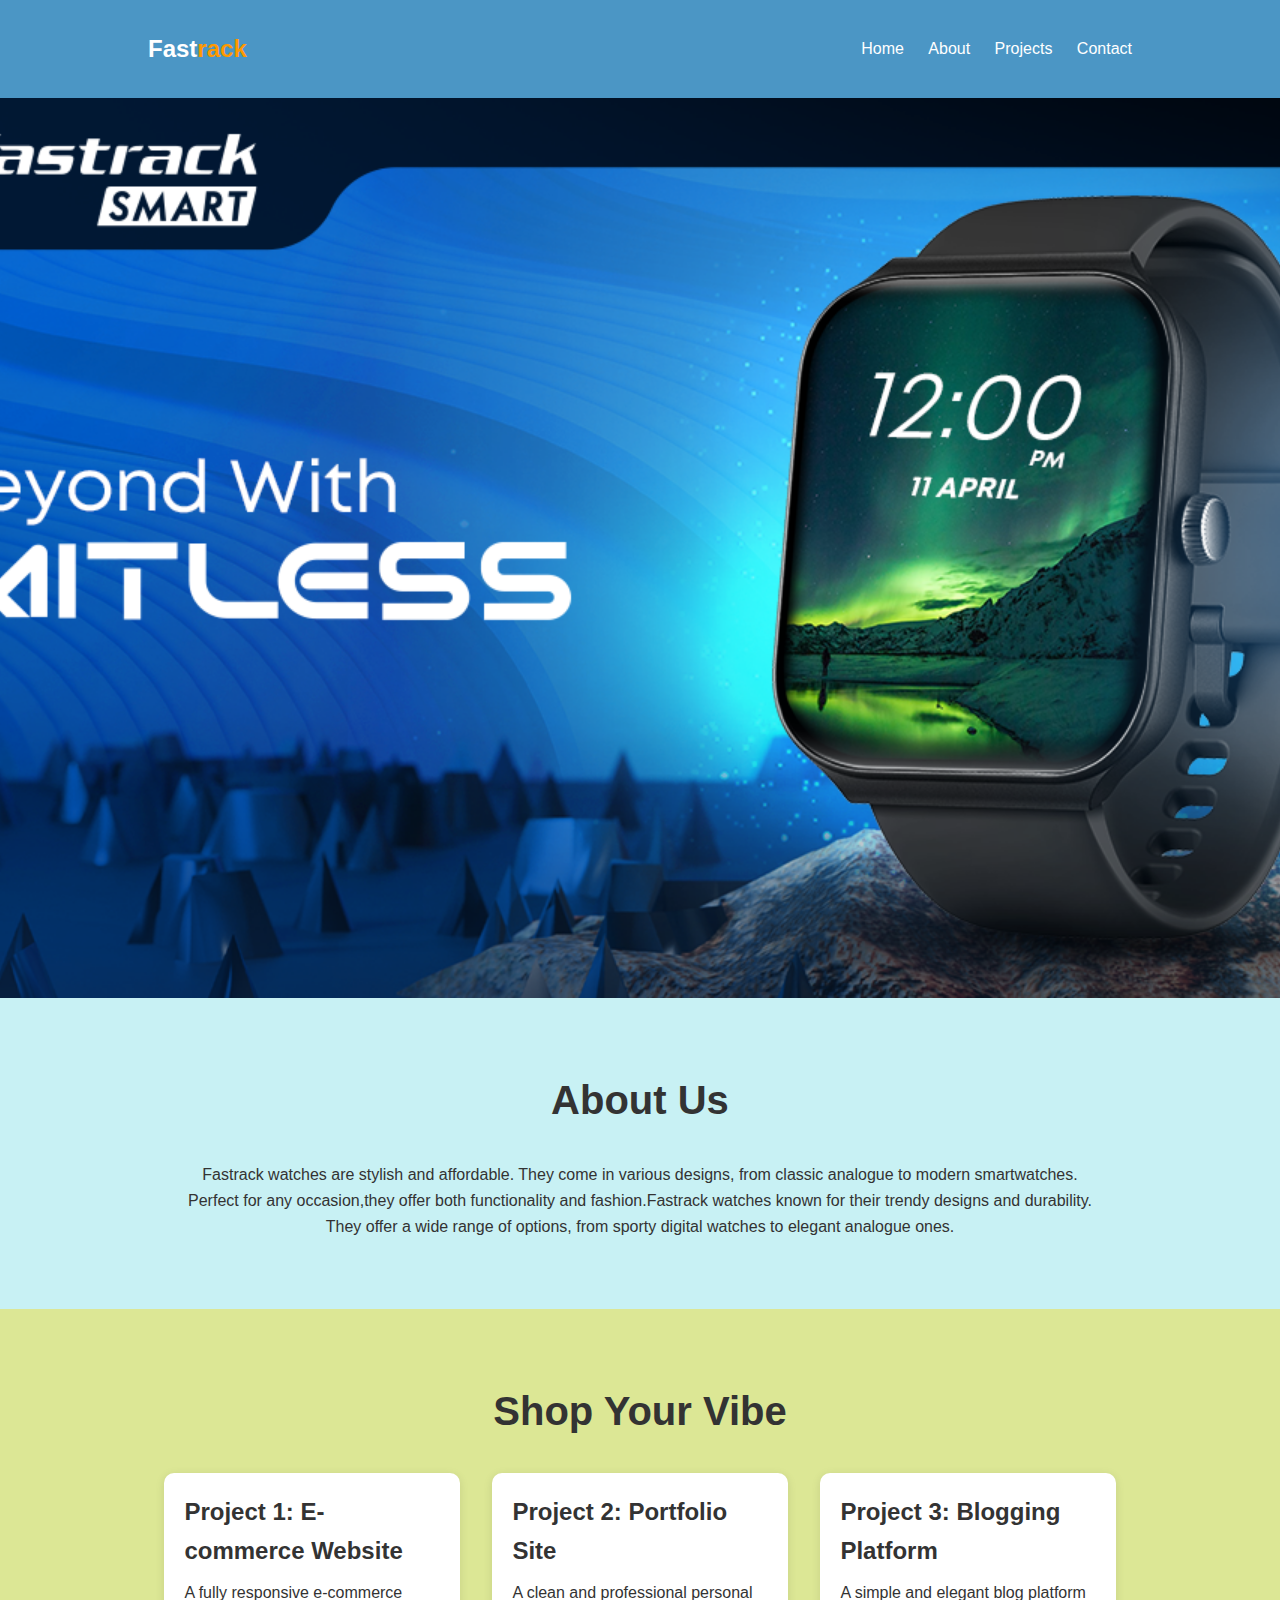
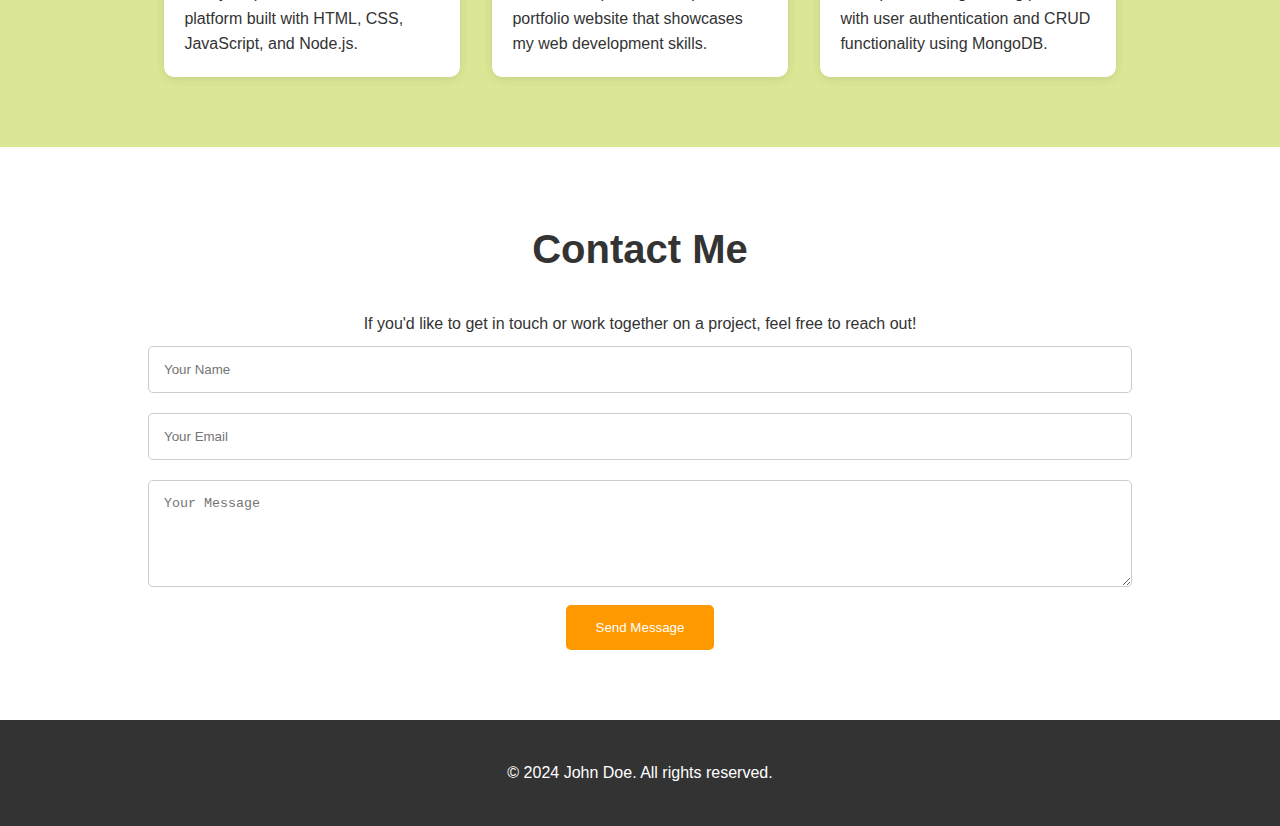
<file: Website/index.html>
<!-- fully functional site with css , js  -->

<!DOCTYPE html>
<html lang="en">
<head>
  <meta charset="UTF-8">
  <meta name="viewport" content="width=device-width, initial-scale=1.0">
  <meta http-equiv="X-UA-Compatible" content="IE=edge">
  <title>Website</title>
  <link rel="stylesheet" href="style.css">
</head>
<body>
  <header>
    <div class="container">
      <div class="logo">
        <h2>Fast<span>rack</span></h1>
      </div>
      <nav>
        <ul>
          <li><a href="#home">Home</a></li>
          <li><a href="#about">About</a></li>
          <li><a href="#projects">Projects</a></li>
          <li><a href="#contact">Contact</a></li>
        </ul>
      </nav>
    </div>
  </header>

  <section id="home">
    <div class="container">
      <!-- <h2>Welcome to My Portfolio</h2>
      <p>I’m a web developer focused on crafting clean and user-friendly experiences.
         I am passionate about building excellent websites that improve the lives of those around me.</p>
      <a href="#about" class="btn">Learn More</a> -->
    </div>
  </section>

  <section id="about">
    <div class="container">
      <h2>About Us</h2>
      <p>Fastrack watches are stylish and affordable. They come in various designs, from classic analogue to modern smartwatches.<br>
        Perfect for any occasion,they offer both functionality and fashion.Fastrack watches  known for their trendy designs and durability.<br>
         They offer a wide range of options, from sporty digital watches to elegant analogue ones.</p>
      <!-- <div class="skills">
        <div class="skill">
          <h3>HTML & CSS</h3>
          <p>Experienced in creating responsive websites using HTML5 and CSS3 with clean and modular code.</p>
        </div>
        <div class="skill">
          <h3>JavaScript</h3>
          <p>Proficient in adding interactivity to web pages using vanilla JavaScript and modern ES6+ features.</p>
        </div>
        <div class="skill">
          <h3>Node.js & Express</h3>
          <p>Skilled in building backend APIs and handling server-side functionality with Node.js and Express.js.</p>
        </div>
      </div>
    </div> -->
  </section>

  <section id="projects">
    <div class="container">
      <h2>Shop Your Vibe</h2>
      <div class="project-list">
        <div class="project">
          <h3>Project 1: E-commerce Website</h3>
          <p>A fully responsive e-commerce platform built with HTML, CSS, JavaScript, and Node.js.</p>
        </div>
        <div class="project">
          <h3>Project 2: Portfolio Site</h3>
          <p>A clean and professional personal portfolio website that showcases my web development skills.</p>
        </div>
        <div class="project">
          <h3>Project 3: Blogging Platform</h3>
          <p>A simple and elegant blog platform with user authentication and CRUD functionality using MongoDB.</p>
        </div>
      </div>
    </div>
  </section>

  <section id="contact">
    <div class="container">
      <h2>Contact Me</h2>
      <p>If you'd like to get in touch or work together on a project, feel free to reach out!</p>
      <form id="contact-form">
        <input type="text" id="name" placeholder="Your Name" required>
        <input type="email" id="email" placeholder="Your Email" required>
        <textarea id="message" placeholder="Your Message" rows="5" required></textarea>
        <button type="submit" class="btn">Send Message</button>
      </form>
    </div>
  </section>

  <footer>
    <div class="container">
      <p>&copy; 2024 John Doe. All rights reserved.</p>
    </div>
  </footer>

  <script src="script.js"></script>
</body>
</html>
</file>
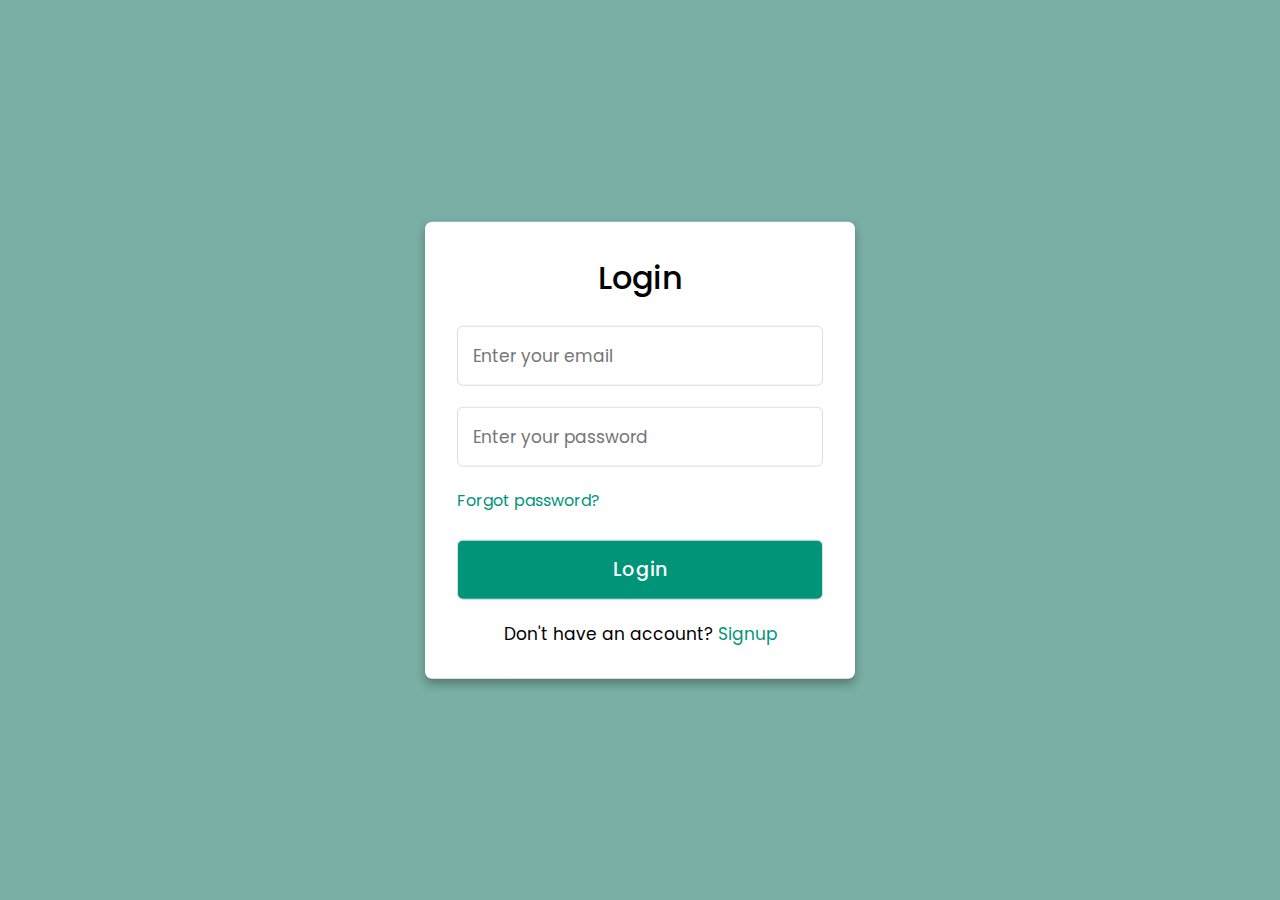
<file: Website/Login/login.html>
<!DOCTYPE html>
<!-- Coding By CodingNepal - codingnepalweb.com -->
<html lang="en">
<head>
  <meta charset="UTF-8">
  <meta name="viewport" content="width=device-width, initial-scale=1.0">
  <meta http-equiv="X-UA-Compatible" content="ie=edge">
  <title>Login & Registration Form</title>
  <!---Custom CSS File--->
  <link rel="stylesheet" href="style.css">
</head>
<body>
  <div class="container">
    <input type="checkbox" id="check">
    <div class="login form">
      <header>Login</header>
      <form action="#">
        <input type="text" placeholder="Enter your email">
        <input type="password" placeholder="Enter your password">
        <a href="#">Forgot password?</a>
        <input type="button" class="button" value="Login">
      </form>
      <div class="signup">
        <span class="signup">Don't have an account?
         <label for="check">Signup</label>
        </span>
      </div>
    </div>
    <div class="registration form">
      <header>Signup</header>
      <form action="#">
        <input type="text" placeholder="Enter your email">
        <input type="password" placeholder="Create a password">
        <input type="password" placeholder="Confirm your password">
        <input type="button" class="button" value="Signup">
      </form>
      <div class="signup">
        <span class="signup">Already have an account?
         <label for="check">Login</label>
        </span>
      </div>
    </div>
  </div>
</body>
</html>
</file>
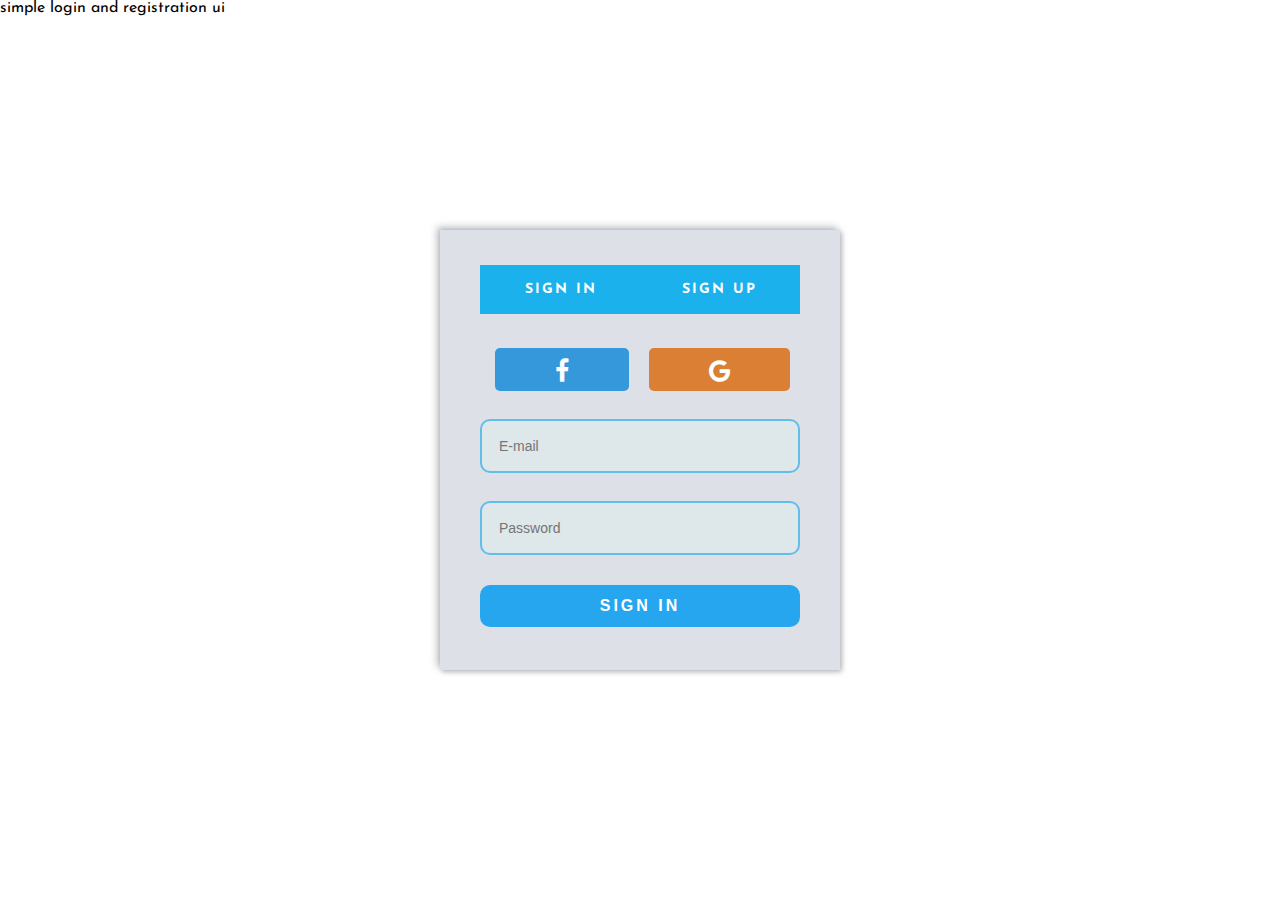
<file: Website/Login/sign.html>
simple login and registration ui 


<!DOCTYPE html>
<html lang="en">
<head>
  <link rel="stylesheet" href="https://cdnjs.cloudflare.com/ajax/libs/font-awesome/4.7.0/css/font-awesome.min.css">
  <meta charset="UTF-8">
  <meta http-equiv="X-UA-Compatible" content="IE=edge">
  <meta name="viewport" content="width=device-width, initial-scale=1.0">
  <title>Document</title>
  <style>
    @import url('https://fonts.googleapis.com/css?family=Josefin+Sans');

    * {
      margin: 0;
      padding: 0;
      box-sizing: border-box;
      outline: none;
      list-style: none;
      text-decoration: none;
      font-family: 'Josefin Sans', sans-serif;
    }
_
    body {
      background: #1bb1ec;
    }

    .wrapper {
      max-width: 400px;
      width: 100%;
      height: 440px;
      position: absolute;
      top: 50%;
      left: 50%;
      transform: translate(-50%, -50%);
      background: #dde1e7;
      box-shadow: -3px -3px 7px rgba(68, 75, 87, 0.356),
        2px 2px 5px rgba(68, 75, 87, 0.356);
    }

    .container {
      padding: 35px 40px;
    }

    .tabs ul {
      width: 100%;
      margin-bottom: 30px;
      border: 2px solid #1bb1ec;
      display: flex;
    }

    .tabs ul li {
      width: 50%;
      padding: 15px 0;
      text-align: center;
      font-size: 14px;
      color: #fefffe;
      font-weight: bold;
      text-transform: uppercase;
      letter-spacing: 2px;
      background: #1bb1ec;
      cursor: pointer;
      position: relative;
      transition: all 0.5s ease;
    }

    .tabs ul li.active {
      background: #e3e4e6;
      color: rgb(0, 0, 0);
    }

    .input_field {
      margin-bottom: 25px;
      margin-top: 28px;
    }

    .input_field .input {
      width: 100%;
      border: none;
      background: #dde9ecb7;
      color: black;
      font-family: sans-serif;
      border: 2px solid rgba(13, 162, 231, 0.596);
      font-size: 14px;
      padding: 17px;
      border-radius: 10px;
    }

    .btn {
      margin-top: 30px;
      background: #27a6f0;
      padding: 12px;
      text-align: center;
      border-radius: 10px;
      text-transform: uppercase;
      letter-spacing: 3px;
      font-weight: bold;
    }

    .btn:hover {
      background: #1b8cce;
    }

    .btn a {
      color: rgb(255, 255, 255);
      display: block;
      font-size: 16px;
      font-family: sans-serif;
    }

    .icon-button {
      margin-top: 45px;
    }

    .icon-button span {
      margin-left: 15px;
      padding-left: 60px;
      padding-right: 60px;
      padding-top: 20px;
      padding-bottom: 7px;
      border-radius: 5px;
      line-height: 30px;
      background: #b8bec7;
    }

    .icon-button span.facebook {
      background: #3498db;
      color: #fbfdff;
    }

    .icon-button span.google {
      background: #db7f34;
      color: #ffffff;
    }

    .icon-button span.facebook:hover {
      background: #2172a8;
    }

    .icon-button span.google:hover {
      background: #be6c29;
    }

    .icon-button span i {
      font-size: 25px;
    }
  </style>
</head>
<body>
  <div class="wrapper">
    <div class="container">
      <div class="tabs">
        <ul>
          <li class="sign_in_li" onclick="showSignIn()">Sign in</li>
          <li class="sign_up_li" onclick="showSignUp()">Sign up</li>
        </ul>
      </div>

      <div class="sign_in" id="sign_in">
        <div class="icon-button">
          <span class="facebook"><i class="fa fa-facebook"></i></span>
          <span class="google"><i class="fa fa-google"></i></span>
        </div>
        <div class="input_field">
          <input type="text" placeholder="E-mail" class="input">
        </div>
        <div class="input_field">
          <input type="password" placeholder="Password" class="input">
        </div>
        <div class="btn"><a href="#">Sign in</a></div>
      </div>

      <div class="sign_up" id="sign_up" style="display: none;">
        <div class="input_field">
          <input type="text" placeholder="Username" class="input">
        </div>
        <div class="input_field">
          <input type="text" placeholder="E-mail" class="input">
        </div>
        <div class="input_field">
          <input type="password" placeholder="Password" class="input">
        </div>
        <div class="btn"><a href="#">Sign up</a></div>
      </div>

    </div>
  </div>

  <script>
    // Function to show the Sign In form and hide the Sign Up form
    function showSignIn() {
      document.getElementById('sign_in').style.display = 'block';
      document.getElementById('sign_up').style.display = 'none';
      document.querySelector('.sign_in_li').classList.add('active');
      document.querySelector('.sign_up_li').classList.remove('active');
    }

    // Function to show the Sign Up form and hide the Sign In form
    function showSignUp() {
      document.getElementById('sign_in').style.display = 'none';
      document.getElementById('sign_up').style.display = 'block';
      document.querySelector('.sign_in_li').classList.remove('active');
      document.querySelector('.sign_up_li').classList.add('active');
    }
  </script>
</body>
</html>
</file>
<file: Website/style.css>
/* General Styles */
* {
    margin: 0;
    padding: 0;
    box-sizing: border-box;
  }
  
  body {
    font-family: 'Arial', sans-serif;
    line-height: 1.6;
    background-color: #f4f4f4;
    color: #333;
  }
  
  a {
    text-decoration: none;
    color: #fff;
  }
  
  /* Container */
  .container {
    width: 80%;
    margin: 0 auto;
    padding: 20px;
  }
  
  /* Header */
  header {
    background-color:#4B96C5;
    color: #fff;
    padding: 10px 0;
  }
  
  header .container {
    display: flex;
    justify-content: space-between;
    align-items: center;
  }
  
  header .logo h1 {
    font-size: 2.5rem;
  }
  
  header .logo span {
    color: #ff9900;
  }
  
  header nav ul {
    list-style: none;
  }
  
  header nav ul li {
    display: inline;
    margin-left: 20px;
  }
  
  header nav ul li a:hover {
    color: #ff9900;
  }
  
  /* Home Section */
  #home {
    height: 100vh;
   /*  background-image: url('https://via.placeholder.com/1500x800'); */
   background-image: url('banner1.jpeg');
    background-size: cover;
    background-position: center;
    display: flex;
    justify-content: center;
    align-items: center;
  }

  
  #home h2 {
    font-size: 3rem;
    color: #fff;
    margin-bottom: 10px;
  }
  
  #home p {
    color: #fff;
    font-size: 1.2rem;
  }
  
  .btn {
    display: inline-block;
    padding: 10px 20px;
    background-color: #ff9900;
    color: #fff;
    border-radius: 5px;
    transition: 0.3s;
  }
  
  .btn:hover {
    background-color: #ff6600;
  }
  
  /* About Section */
  #about {
    background-color: #c8f1f4;
    padding: 50px 0;
    text-align: center;
  }
  
  #about h2 {
    font-size: 2.5rem;
    margin-bottom: 30px;
  }
  
  .skills {
    display: flex;
    justify-content: space-around;
    margin-top: 20px;
  }
  
  .skill {
    background-color: #f4f4f4;
    padding: 20px;
    border-radius: 10px;
    width: 30%;
    box-shadow: 0 2px 10px rgba(0, 0, 0, 0.1);
  }
  
  .skill h3 {
    font-size: 1.5rem;
    margin-bottom: 10px;
  }
  
  /* Projects Section */
  #projects {
    background-color: #dce795;
    padding: 50px 0;
  }
  
  #projects h2 {
    text-align: center;
    font-size: 2.5rem;
    margin-bottom: 30px;
  }
  
  .project-list {
    display: flex;
    justify-content: space-around;
  }
  
  .project {
    background-color: #fff;
    padding: 20px;
    border-radius: 10px;
    box-shadow: 0 2px 10px rgba(0, 0, 0, 0.1);
    width: 30%;
  }
  
  .project h3 {
    font-size: 1.5rem;
    margin-bottom: 10px;
  }
  
  /* Contact Section */
  #contact {
    background-color: #fff;
    padding: 50px 0;
    text-align: center;
  }
  
  #contact h2 {
    font-size: 2.5rem;
    margin-bottom: 30px;
  }
  
  #contact-form input, #contact-form textarea {
    width: 100%;
    padding: 15px;
    margin: 10px 0;
    border: 1px solid #ccc;
    border-radius: 5px;
  }
  
  #contact-form button {
    padding: 15px 30px;
    background-color: #ff9900;
    color: #fff;
    border: none;
    border-radius: 5px;
    cursor: pointer;
  }
  
  #contact-form button:hover {
    background-color: #ff6600;
  }
  
  /* Footer */
  footer {
    background-color: #333;
    color: #fff;
    padding: 20px;
    text-align: center;
  }
  
  footer p {
    margin: 0;
  }
</file>
<file: Website/Login/style.css>
/* Import Google font - Poppins */
@import url('https://fonts.googleapis.com/css2?family=Poppins:wght@200;300;400;500;600;700&display=swap');
*{
  margin: 0;
  padding: 0;
  box-sizing: border-box;
  font-family: 'Poppins', sans-serif;
}
body{
  min-height: 100vh;
  width: 100%;
  background: #79afa5;
}
.container{
  position: absolute;
  top: 50%;
  left: 50%;
  transform: translate(-50%,-50%);
  max-width: 430px;
  width: 100%;
  background: #fff;
  border-radius: 7px;
  box-shadow: 0 5px 10px rgba(0,0,0,0.3);
}
.container .registration{
  display: none;
}
#check:checked ~ .registration{
  display: block;
}
#check:checked ~ .login{
  display: none;
}
#check{
  display: none;
}
.container .form{
  padding: 2rem;
}
.form header{
  font-size: 2rem;
  font-weight: 500;
  text-align: center;
  margin-bottom: 1.5rem;
}
 .form input{
   height: 60px;
   width: 100%;
   padding: 0 15px;
   font-size: 17px;
   margin-bottom: 1.3rem;
   border: 1px solid #ddd;
   border-radius: 6px;
   outline: none;
 }
 .form input:focus{
   box-shadow: 0 1px 0 rgba(0,0,0,0.2);
 }
.form a{
  font-size: 16px;
  color: #009579;
  text-decoration: none;
}
.form a:hover{
  text-decoration: underline;
}
.form input.button{
  color: #fff;
  background: #009579;
  font-size: 1.2rem;
  font-weight: 500;
  letter-spacing: 1px;
  margin-top: 1.7rem;
  cursor: pointer;
  transition: 0.4s;
}
.form input.button:hover{
  background: #006653;
}
.signup{
  font-size: 17px;
  text-align: center;
}
.signup label{
  color: #009579;
  cursor: pointer;
}
.signup label:hover{
  text-decoration: underline;
}
</file>
